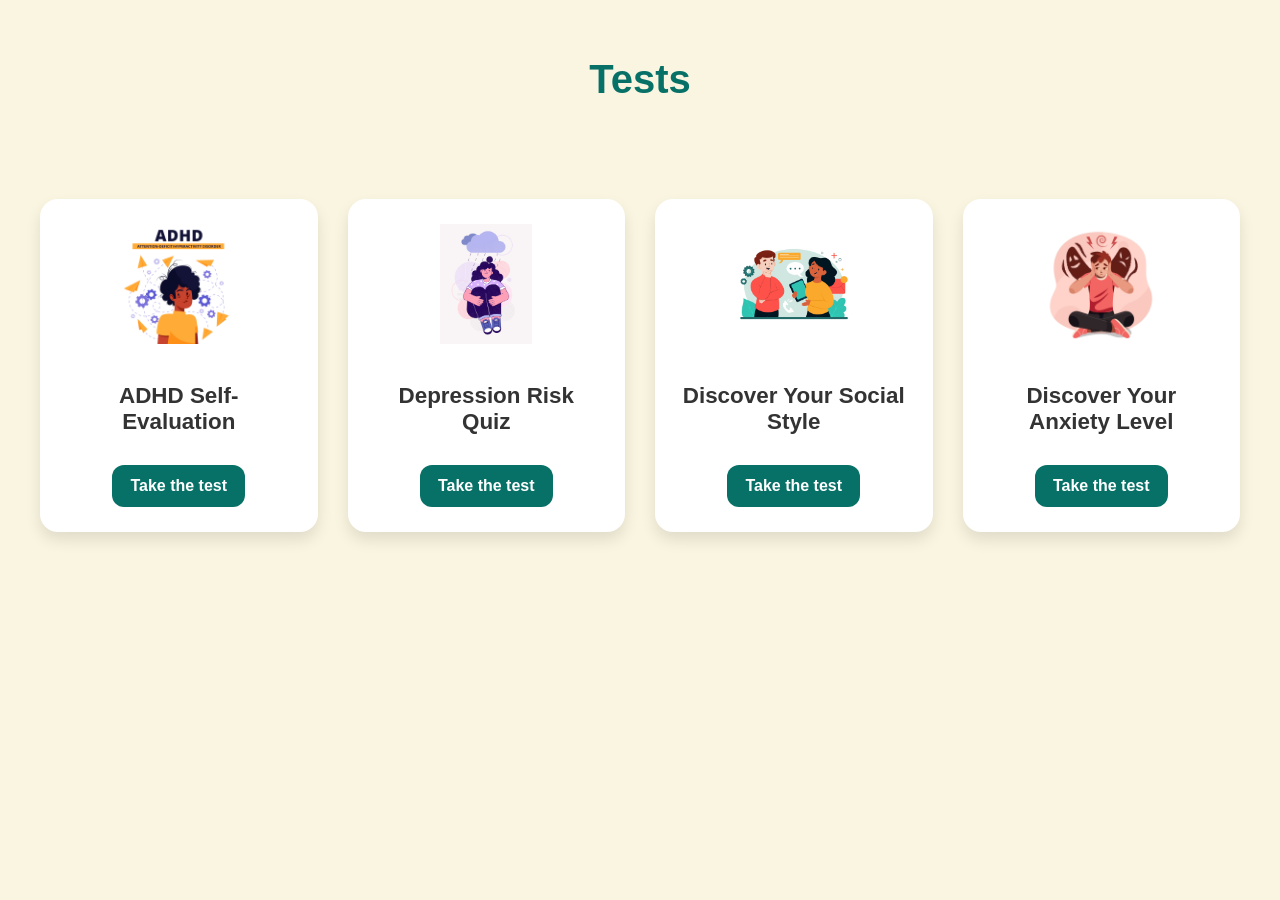
<file: index.html>
<!DOCTYPE html>
<html lang="en">
<head>
  <meta charset="UTF-8">
  <meta name="viewport" content="width=device-width, initial-scale=1.0">
  <title>Tests</title>
  <style>
    body {
      font-family: 'Segoe UI', Tahoma, Geneva, Verdana, sans-serif;
      margin: 0;
      padding: 0;
      background: #FAF5E0; /* Light cream */
      color: #333;
    }

    h1 {
      text-align: center;
      padding: 30px;
      font-size: 2.5rem;
      color: #087167; /* Teal color */
      font-weight: bold;
    }

    .test-container {
      display: grid;
      grid-template-columns: repeat(auto-fit, minmax(250px, 1fr));
      gap: 30px;
      padding: 40px;
    }

    .test-card {
      background: #fff;
      border-radius: 18px;
      padding: 25px;
      box-shadow: 0 8px 15px rgba(0, 0, 0, 0.1);
      text-align: center;
      transition: transform 0.3s, box-shadow 0.3s ease;
    }

    .test-card:hover {
      transform: scale(1.05);
      box-shadow: 0 12px 20px rgba(0, 0, 0, 0.2);
    }

    .test-card img {
      width: 120px;
      height: 120px;
      object-fit: contain;
      margin-bottom: 20px;
    }

    .test-title {
      font-size: 1.4rem;
      font-weight: bold;
      margin: 15px 0;
      color: #333;
    }

    .test-link {
      display: inline-block;
      padding: 12px 18px;
      background-color: #087167; /* Teal */
      color: white;
      border-radius: 12px;
      text-decoration: none;
      margin-top: 15px;
      font-weight: bold;
      transition: background-color 0.3s ease;
    }

    .test-link:hover {
      background-color: #E68B67; /* Salmon */
    }

    /* Responsive Design */
    @media (max-width: 768px) {
      .test-container {
        padding: 20px;
      }
    }

    @media (max-width: 480px) {
      h1 {
        font-size: 2rem;
      }
    }
  </style>
</head>
<body>
  <h1>Tests</h1>
  <div class="test-container">
    <div class="test-card">
      <img src="adhd.png" alt="ADHD">
      <div class="test-title">ADHD Self-Evaluation</div>
      <a href="adhd.html" class="test-link">Take the test</a>
    </div>
    <div class="test-card">
      <img src="depression.png" alt="Depression">
      <div class="test-title">Depression Risk Quiz</div>
      <a href="depression.html" class="test-link">Take the test</a>
    </div>
    <div class="test-card">
      <img src="social.png" alt="Social Style">
      <div class="test-title">Discover Your Social Style</div>
      <a href="social.html" class="test-link">Take the test</a>
    </div>
    <div class="test-card">
      <img src="anxiety.png" alt="Anxiety">
      <div class="test-title">Discover Your Anxiety Level</div>
      <a href="anxiety.html" class="test-link">Take the test</a>
    </div>
  </div>
</body>
</html>
</file>
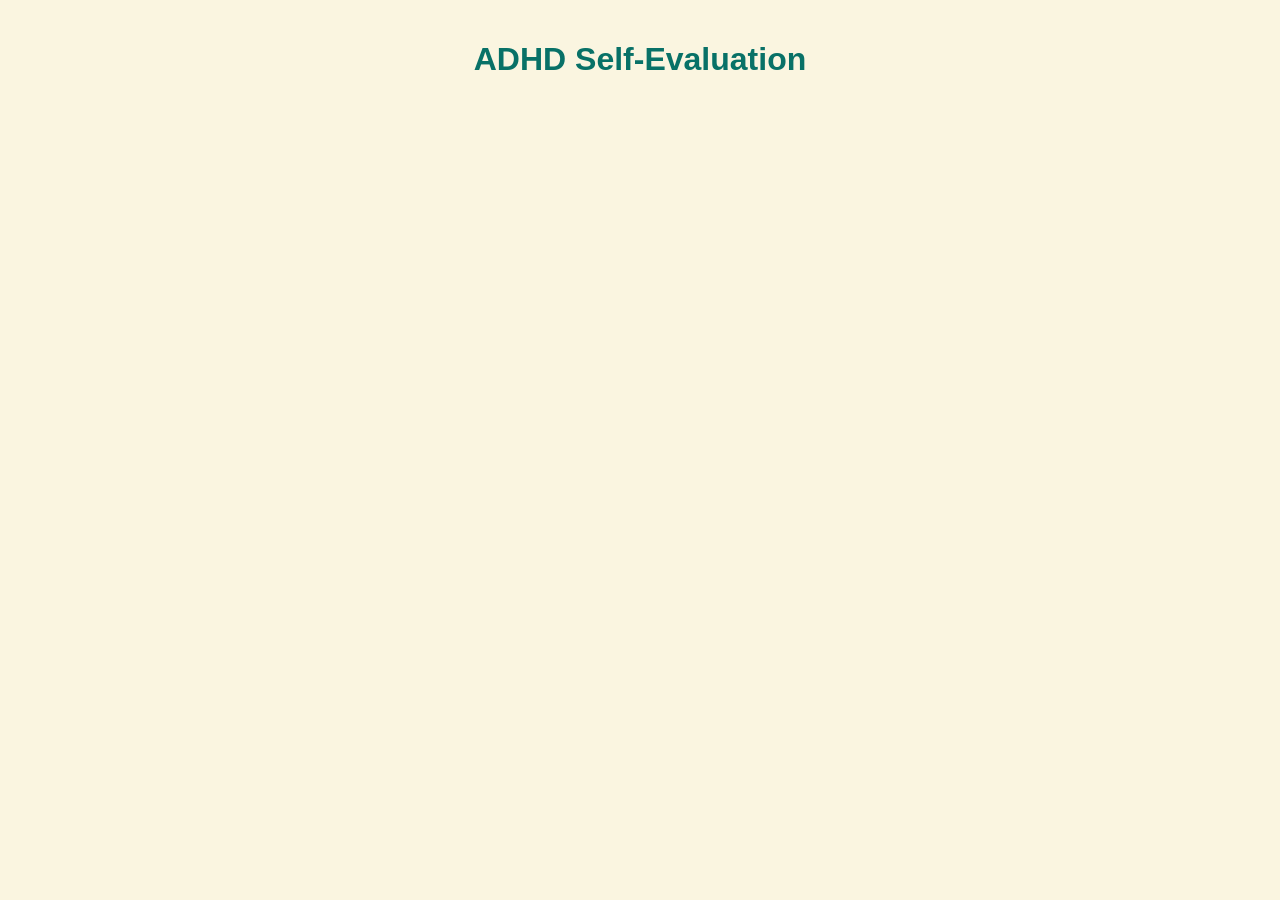
<file: adhd.html>
<!DOCTYPE html>
<html lang="en">
<head>
  <meta charset="UTF-8">
  <meta name="viewport" content="width=device-width, initial-scale=1">
  <title>ADHD Self-Evaluation</title>
  <style>
    body {
      font-family: Arial, sans-serif;
      background: #FAF5E0;
      margin: 0;
      padding: 20px;
      color: #087167;
    }
    h1 { text-align: center; color: #087167; }
    .card {
      background: #ffffff;
      border-radius: 15px;
      padding: 25px;
      max-width: 600px;
      margin: 20px auto;
      box-shadow: 0 4px 12px rgba(0, 0, 0, 0.1);
      display: none;
      flex-direction: column;
      align-items: center;
    }
    .card.active { display: flex; }
    .question { font-size: 18px; font-weight: bold; margin-bottom: 20px; text-align: center; }
    .options { display: flex; flex-direction: column; width: 100%; }
    .options label {
      background: #f0f0f0;
      color: #087167;
      border: 2px solid transparent;
      border-radius: 8px;
      padding: 12px;
      margin: 6px 0;
      cursor: pointer;
      transition: 0.3s ease;
      text-align: center;
    }
    .options input[type="radio"] { display: none; }
    .options input[type="radio"]:checked + label {
      background: #E68B67;
      color: white;
      border-color: #c76d4f;
    }
    .next-btn {
      margin-top: 20px;
      padding: 12px 24px;
      background: #E68B67;
      color: white;
      font-size: 16px;
      border: none;
      border-radius: 10px;
      cursor: pointer;
      transition: background 0.3s;
    }
    .next-btn:hover { background: #c76d4f; }
    .result {
      background: #ffffff;
      border-radius: 15px;
      max-width: 600px;
      margin: 30px auto;
      padding: 25px;
      text-align: center;
      box-shadow: 0 4px 12px rgba(0,0,0,0.1);
      display: none;
    }
    .result h2 { color: #087167; }
    .tip { margin-top: 10px; font-style: italic; color: #333; }
    .suggestions { margin-top: 20px; text-align: left; }
    .suggestions h3 { color: #087167; margin-bottom: 10px; }
    .suggestions ul { list-style-type: disc; padding-left: 20px; color: #333; }
  </style>
</head>
<body>

<h1>ADHD Self-Evaluation</h1>

<form id="adhdForm">
  <div id="questionCards"></div>
  <div class="result" id="resultBox"></div>
</form>

<script>
  // Array to hold fetched questions
  let questions = [];
  // Current question index (start at 0)
  let currentQuestion = 0;
  // Total score of user
  let score = 0;

  // Function: Load questions from backend (get_questions.php)
  async function loadQuestions() {
    const res = await fetch("get_questions.php?test=ADHD"); // fetch questions in JSON
    questions = await res.json(); // parse response into array
    renderQuestions(); // render them on page
  }

  // Function: Render all question cards dynamically
  function renderQuestions() {
    const container = document.getElementById("questionCards"); // container div
    container.innerHTML = ""; // clear old content

    // Loop through all questions
    questions.forEach((q, idx) => {
      const card = document.createElement("div"); // create question card
      card.classList.add("card"); // add CSS class
      if (idx === 0) card.classList.add("active"); // show only first card at start

      // Insert question + 4 options + next button
      card.innerHTML = `
        <div class="question">Q${idx + 1}. ${q.question}</div>
        <div class="options">
          <input type="radio" id="q${idx}_0" name="q${idx}" value="0">
          <label for="q${idx}_0">${q.option1}</label>
          <input type="radio" id="q${idx}_1" name="q${idx}" value="1">
          <label for="q${idx}_1">${q.option2}</label>
          <input type="radio" id="q${idx}_2" name="q${idx}" value="2">
          <label for="q${idx}_2">${q.option3}</label>
          <input type="radio" id="q${idx}_3" name="q${idx}" value="3">
          <label for="q${idx}_3">${q.option4}</label>
        </div>
        <button class="next-btn" type="button" onclick="nextQuestion(${idx})">
          ${idx === questions.length - 1 ? 'Submit' : 'Next'}
        </button>
      `;
      container.appendChild(card); // add card to container
    });
  }

  // Function: Handle Next button click
  function nextQuestion(idx) {
    // Check if user selected an option
    const selected = document.querySelector(`input[name="q${idx}"]:checked`);
    if (!selected) {
      alert("Please select an option.");
      return;
    }

    // Add selected option value (0–3) to score
    score += parseInt(selected.value);

    // Hide current card
    const cards = document.querySelectorAll(".card");
    cards[idx].classList.remove("active");

    // Show next card OR final result
    if (idx + 1 < questions.length) {
      cards[idx + 1].classList.add("active");
    } else {
      showResult(); // last question → show result
    }
  }

  // Function: Show result after last question
  async function showResult() {
    // Decide level based on score
    let level = "";
    if (score <= 10) level = "low";
    else if (score <= 20) level = "moderate";
    else level = "high";

    // Fetch doctor tips + self-help suggestions from backend
    const res = await fetch(`get_guides.php?test=ADHD&level=${level}`);
    const guide = await res.json();

    // Show result inside resultBox
    const resultBox = document.getElementById("resultBox");
    resultBox.style.display = "block";
    resultBox.innerHTML = `
      <h2>Your Score: ${score}/${questions.length * 3}</h2>
      <p class="tip"><strong>Doctor Tip:</strong> ${guide.doctor_tip}</p>
      <div class="suggestions">
        <h3>Self-Help Suggestions</h3>
        ${guide.self_help_suggestions}
      </div>
    `;
  }

  // Load questions when page loads
  loadQuestions();
</script>

</body>
</html>
</file>
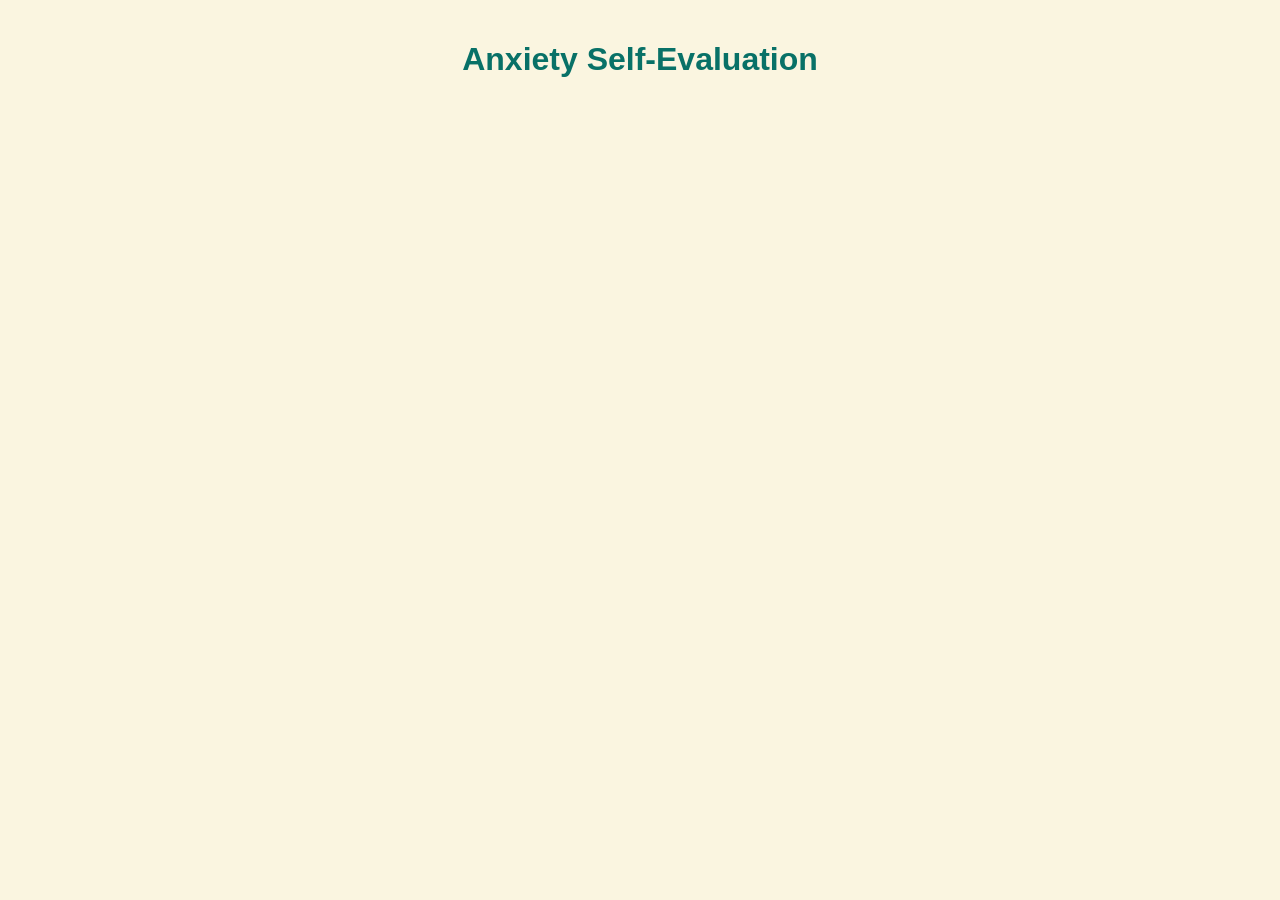
<file: anxiety.html>
<!DOCTYPE html>
<html lang="en">
<head>
  <meta charset="UTF-8" />
  <meta name="viewport" content="width=device-width, initial-scale=1" />
  <title>Anxiety Self-Evaluation</title>
  <style>
    body {
      font-family: Arial, sans-serif;
      background: #FAF5E0;
      margin: 0;
      padding: 20px;
      color: #087167;
    }
    h1 { text-align: center; color: #087167; }
    .card {
      background: #ffffff;
      border-radius: 15px;
      padding: 25px;
      max-width: 600px;
      margin: 20px auto;
      box-shadow: 0 4px 12px rgba(0, 0, 0, 0.1);
      display: none;
      flex-direction: column;
      align-items: center;
    }
    .card.active { display: flex; }
    .question { font-size: 18px; font-weight: bold; margin-bottom: 20px; text-align: center; }
    .options { display: flex; flex-direction: column; width: 100%; }
    .options label {
      background: #f0f0f0;
      color: #087167;
      border: 2px solid transparent;
      border-radius: 8px;
      padding: 12px;
      margin: 6px 0;
      cursor: pointer;
      transition: 0.3s ease;
      text-align: center;
    }
    .options input[type="radio"] { display: none; }
    .options input[type="radio"]:checked + label {
      background: #E68B67;
      color: white;
      border-color: #c76d4f;
    }
    .next-btn {
      margin-top: 20px;
      padding: 12px 24px;
      background: #E68B67;
      color: white;
      font-size: 16px;
      border: none;
      border-radius: 10px;
      cursor: pointer;
      transition: background 0.3s;
    }
    .next-btn:hover { background: #c76d4f; }
    .result {
      background: #ffffff;
      border-radius: 15px;
      max-width: 600px;
      margin: 30px auto;
      padding: 25px;
      text-align: center;
      box-shadow: 0 4px 12px rgba(0,0,0,0.1);
      display: none;
    }
    .result h2 { color: #087167; }
    .tip { margin-top: 10px; font-style: italic; color: #333; }
    .suggestions { margin-top: 20px; text-align: left; }
    .suggestions h3 { color: #087167; margin-bottom: 10px; }
    .suggestions ul { list-style-type: disc; padding-left: 20px; color: #333; }
  </style>
</head>
<body>

<h1>Anxiety Self-Evaluation</h1>

<form id="anxietyForm">
  <div id="questionCards"></div>
  <div class="result" id="resultBox"></div>
</form>

<script>
  let questions = [];
  let currentQuestion = 0;
  let score = 0;

  async function loadQuestions() {
    const res = await fetch("get_questions.php?test=Anxiety");
    questions = await res.json();
    renderQuestions();
  }

  function renderQuestions() {
    const container = document.getElementById("questionCards");
    container.innerHTML = "";
    questions.forEach((q, idx) => {
      const card = document.createElement("div");
      card.classList.add("card");
      if (idx === 0) card.classList.add("active");
      card.innerHTML = `
        <div class="question">Q${idx + 1}. ${q.question}</div>
        <div class="options">
          <input type="radio" id="q${idx}_0" name="q${idx}" value="0">
          <label for="q${idx}_0">${q.option1}</label>
          <input type="radio" id="q${idx}_1" name="q${idx}" value="1">
          <label for="q${idx}_1">${q.option2}</label>
          <input type="radio" id="q${idx}_2" name="q${idx}" value="2">
          <label for="q${idx}_2">${q.option3}</label>
          <input type="radio" id="q${idx}_3" name="q${idx}" value="3">
          <label for="q${idx}_3">${q.option4}</label>
        </div>
        <button class="next-btn" type="button" onclick="nextQuestion(${idx})">
          ${idx === questions.length - 1 ? 'Submit' : 'Next'}
        </button>
      `;
      container.appendChild(card);
    });
  }

  function nextQuestion(idx) {
    const selected = document.querySelector(`input[name="q${idx}"]:checked`);
    if (!selected) {
      alert("Please select an option.");
      return;
    }
    score += parseInt(selected.value);

    const cards = document.querySelectorAll(".card");
    cards[idx].classList.remove("active");

    if (idx + 1 < questions.length) {
      cards[idx + 1].classList.add("active");
    } else {
      showResult();
    }
  }

  async function showResult() {
    let level = "";
    if (score <= 10) level = "low";
    else if (score <= 20) level = "moderate";
    else level = "high";

    const res = await fetch(`get_guides.php?test=Anxiety&level=${level}`);
    const guide = await res.json();

    const resultBox = document.getElementById("resultBox");
    resultBox.style.display = "block";
    resultBox.innerHTML = `
      <h2>Your Score: ${score}/${questions.length * 3}</h2>
      <p class="tip"><strong>Doctor Tip:</strong> ${guide.doctor_tip}</p>
      <div class="suggestions">
        <h3>Self-Help Suggestions</h3>
        ${guide.self_help_suggestions}
      </div>
    `;
  }

  loadQuestions();
</script>

</body>
</html>
</file>
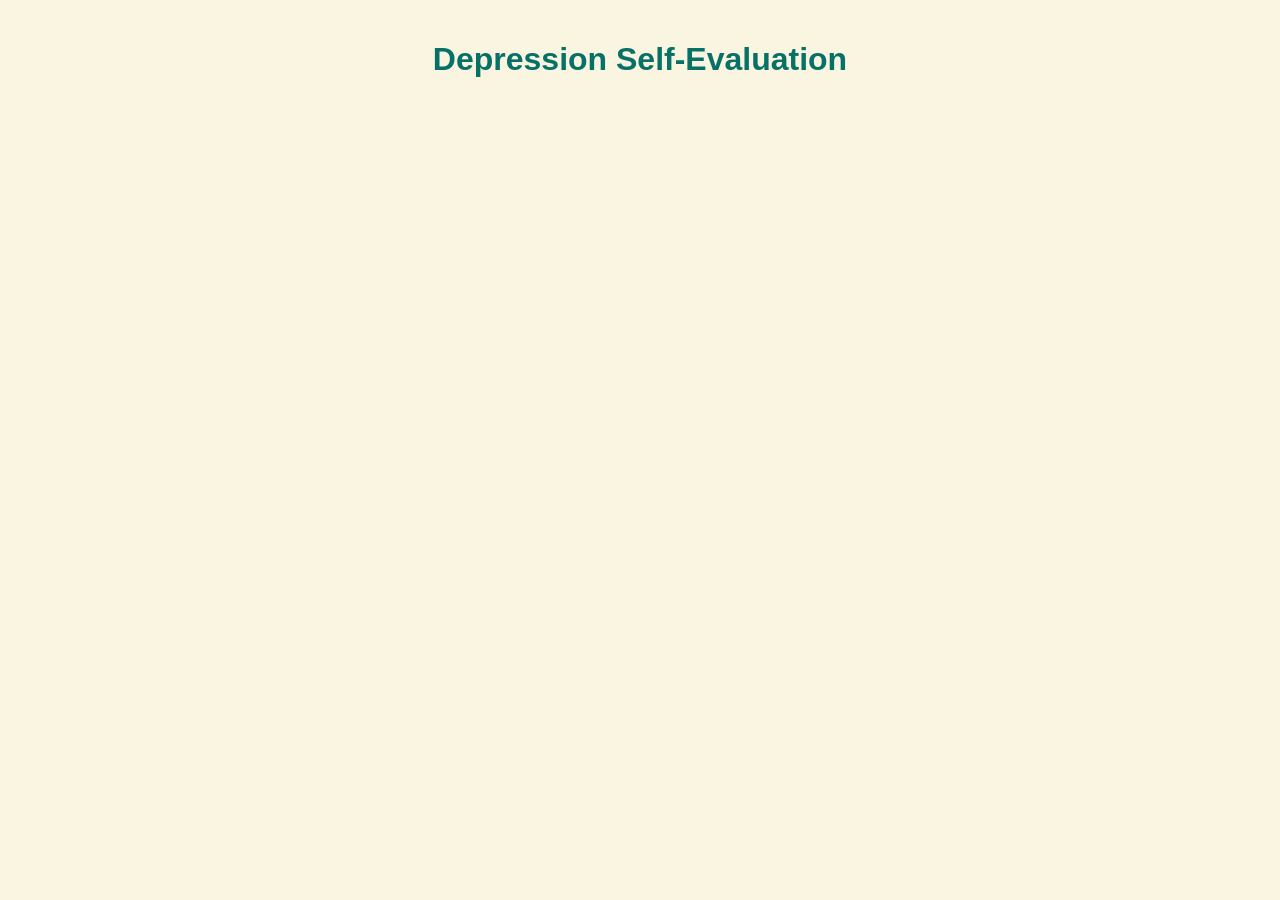
<file: depression.html>
<!DOCTYPE html>
<html lang="en">
<head>
  <meta charset="UTF-8" />
  <meta name="viewport" content="width=device-width, initial-scale=1" />
  <title>Depression Self-Evaluation</title>
  <style>
    body {
      font-family: Arial, sans-serif;
      background: #FAF5E0;
      margin: 0;
      padding: 20px;
      color: #087167;
    }
    h1 { text-align: center; color: #087167; }
    .card {
      background: #ffffff;
      border-radius: 15px;
      padding: 25px;
      max-width: 600px;
      margin: 20px auto;
      box-shadow: 0 4px 12px rgba(0, 0, 0, 0.1);
      display: none;
      flex-direction: column;
      align-items: center;
    }
    .card.active { display: flex; }
    .question { font-size: 18px; font-weight: bold; margin-bottom: 20px; text-align: center; }
    .options { display: flex; flex-direction: column; width: 100%; }
    .options label {
      background: #f0f0f0;
      color: #087167;
      border: 2px solid transparent;
      border-radius: 8px;
      padding: 12px;
      margin: 6px 0;
      cursor: pointer;
      transition: 0.3s ease;
      text-align: center;
    }
    .options input[type="radio"] { display: none; }
    .options input[type="radio"]:checked + label {
      background: #E68B67;
      color: white;
      border-color: #c76d4f;
    }
    .next-btn {
      margin-top: 20px;
      padding: 12px 24px;
      background: #E68B67;
      color: white;
      font-size: 16px;
      border: none;
      border-radius: 10px;
      cursor: pointer;
      transition: background 0.3s;
    }
    .next-btn:hover { background: #c76d4f; }
    .result {
      background: #ffffff;
      border-radius: 15px;
      max-width: 600px;
      margin: 30px auto;
      padding: 25px;
      text-align: center;
      box-shadow: 0 4px 12px rgba(0,0,0,0.1);
      display: none;
    }
    .result h2 { color: #087167; }
    .tip { margin-top: 10px; font-style: italic; color: #333; }
    .suggestions { margin-top: 20px; text-align: left; }
    .suggestions h3 { color: #087167; margin-bottom: 10px; }
    .suggestions ul { list-style-type: disc; padding-left: 20px; color: #333; }
  </style>
</head>
<body>

<h1>Depression Self-Evaluation</h1>

<form id="depressionForm">
  <div id="questionCards"></div>
  <div class="result" id="resultBox"></div>
</form>

<script>
  let questions = [];
  let currentQuestion = 0;
  let score = 0;

  async function loadQuestions() {
    const res = await fetch("get_questions.php?test=Depression");
    questions = await res.json();
    renderQuestions();
  }

  function renderQuestions() {
    const container = document.getElementById("questionCards");
    container.innerHTML = "";
    questions.forEach((q, idx) => {
      const card = document.createElement("div");
      card.classList.add("card");
      if (idx === 0) card.classList.add("active");
      card.innerHTML = `
        <div class="question">Q${idx + 1}. ${q.question}</div>
        <div class="options">
          <input type="radio" id="q${idx}_0" name="q${idx}" value="0">
          <label for="q${idx}_0">${q.option1}</label>
          <input type="radio" id="q${idx}_1" name="q${idx}" value="1">
          <label for="q${idx}_1">${q.option2}</label>
          <input type="radio" id="q${idx}_2" name="q${idx}" value="2">
          <label for="q${idx}_2">${q.option3}</label>
          <input type="radio" id="q${idx}_3" name="q${idx}" value="3">
          <label for="q${idx}_3">${q.option4}</label>
        </div>
        <button class="next-btn" type="button" onclick="nextQuestion(${idx})">
          ${idx === questions.length - 1 ? 'Submit' : 'Next'}
        </button>
      `;
      container.appendChild(card);
    });
  }

  function nextQuestion(idx) {
    const selected = document.querySelector(`input[name="q${idx}"]:checked`);
    if (!selected) {
      alert("Please select an option.");
      return;
    }
    score += parseInt(selected.value);

    const cards = document.querySelectorAll(".card");
    cards[idx].classList.remove("active");

    if (idx + 1 < questions.length) {
      cards[idx + 1].classList.add("active");
    } else {
      showResult();
    }
  }

  async function showResult() {
    let level = "";
    if (score <= 10) level = "low";
    else if (score <= 20) level = "moderate";
    else level = "high";

    const res = await fetch(`get_guides.php?test=Depression&level=${level}`);
    const guide = await res.json();

    const resultBox = document.getElementById("resultBox");
    resultBox.style.display = "block";
    resultBox.innerHTML = `
      <h2>Your Score: ${score}/${questions.length * 3}</h2>
      <p class="tip"><strong>Doctor Tip:</strong> ${guide.doctor_tip}</p>
      <div class="suggestions">
        <h3>Self-Help Suggestions</h3>
        ${guide.self_help_suggestions}
      </div>
    `;
  }

  loadQuestions();
</script>

</body>
</html>
</file>
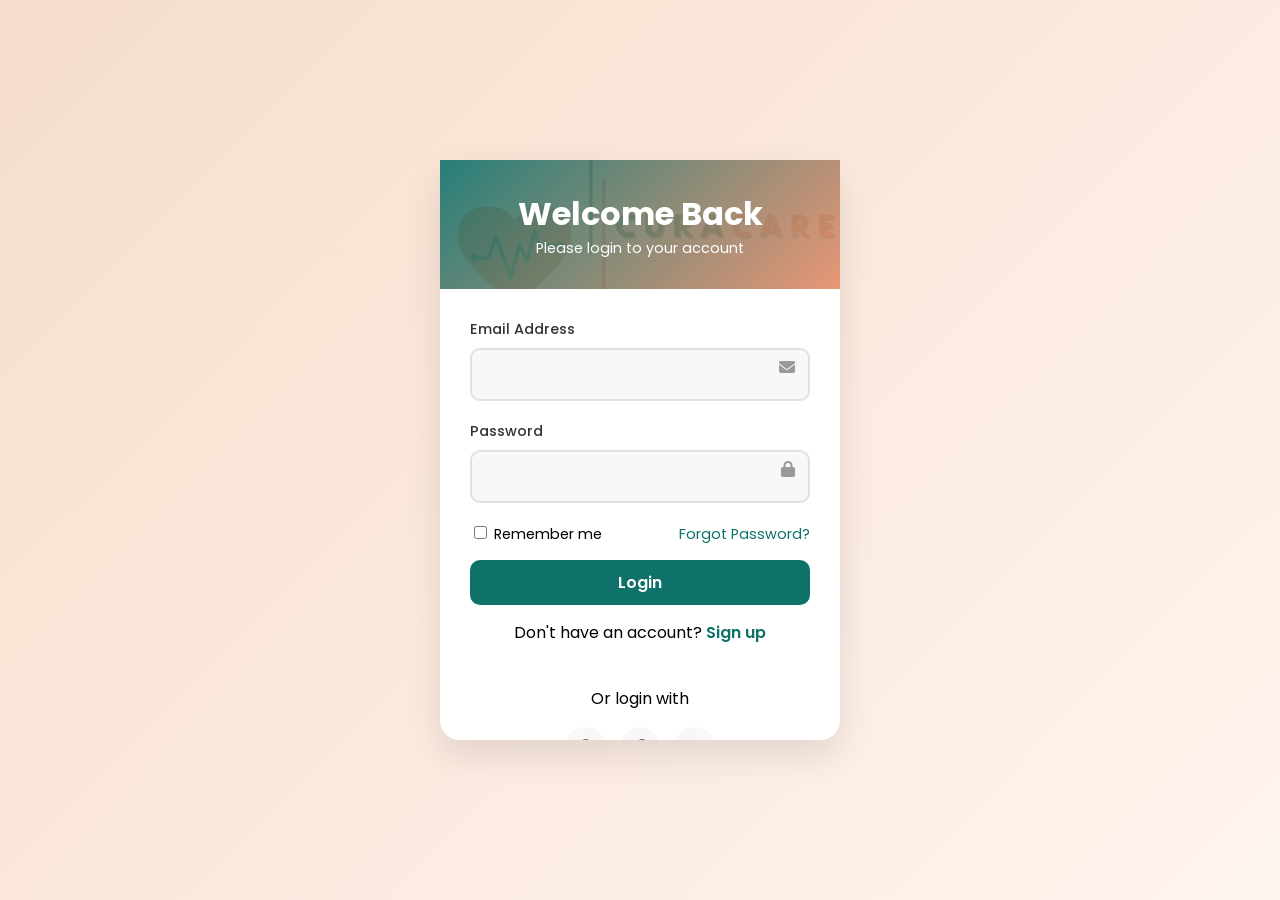
<file: login.html>
<!DOCTYPE html>
<html lang="en">
<head>
  <meta charset="UTF-8" />
  <meta name="viewport" content="width=device-width, initial-scale=1.0"/>
  <title>Login & Signup - Curacare</title>

  <!-- Google Fonts -->
  <link href="https://fonts.googleapis.com/css2?family=Poppins:wght@300;400;500;600;700&display=swap" rel="stylesheet">

  <!-- Font Awesome Icons -->
  <link rel="stylesheet" href="https://cdnjs.cloudflare.com/ajax/libs/font-awesome/6.4.0/css/all.min.css">

  <!-- Internal CSS -->
  <style>
    /* Define color variables for consistent theme */
    :root {
      --primary: #E68B67;
      --secondary: #f6ddcb;
      --accent: #0e716a;
      --white: #ffffff;
      --text-dark: #333333;
      --text-light: #666666;
    }

    /* Reset and base styles */
    * {
      box-sizing: border-box;
      font-family: 'Poppins', sans-serif;
    }
    

    body {
      background: linear-gradient(135deg, var(--secondary), #fff5ef);
      display: flex;
      justify-content: center;
      align-items: center;
      height: 100vh;
      margin: 0;
    }

    /* Container for flipping effect */
    .flip-container {
      perspective: 1000px;
      width: 100%;
      max-width: 400px;
      height: 580px;
      position: relative;
    }

    /* Hide the checkbox used for flip toggle */
    input[type="checkbox"]#flip-toggle {
      display: none;
    }

    /* Card holding both login and signup forms */
    .card {
      width: 100%;
      height: 100%;
      position: relative;
      transition: transform 0.8s;
      transform-style: preserve-3d;
    }

    /* Flip the card when checkbox is checked */
    #flip-toggle:checked ~ .card {
      transform: rotateY(180deg);
    }

    /* Common form box styling */
    .form-box {
      background: var(--white);
      border-radius: 20px;
      box-shadow: 0 15px 35px rgba(0, 0, 0, 0.1);
      position: absolute;
      width: 100%;
      height: 100%;
      backface-visibility: hidden;
      top: 0;
      left: 0;
      display: flex;
      flex-direction: column;
    }

    /* Header styling for both forms */
    .form-header {
      background: linear-gradient(135deg, var(--accent), var(--primary));
      padding: 30px 20px;
      text-align: center;
      position: relative;
    }

    /* Optional background image with transparency */
    .form-header::before {
      content: '';
      position: absolute;
      inset: 0;
      background: url('Mainlogo3.jpg') center/cover;
      opacity: 0.1;
    }

    .form-header h1,
    .form-header p {
      position: relative;
      z-index: 1;
      color: white;
      margin: 0;
    }

    .form-header p {
      font-size: 0.9rem;
    }

    /* Main body of the form */
    .form-body {
      padding: 30px;
      display: flex;
      flex-direction: column;
      flex: 1;
      justify-content: flex-start;
      overflow-y: auto;
    }

    /* Individual input groups */
    .form-group {
      margin-bottom: 20px;
      position: relative;
    }

    .form-group label {
      font-size: 0.9rem;
      font-weight: 500;
      margin-bottom: 8px;
      display: block;
      color: var(--text-dark);
    }

    .form-group input {
      width: 100%;
      padding: 12px 15px;
      border: 2px solid #e1e1e1;
      border-radius: 10px;
      font-size: 1rem;
      background: #f8f8f8;
    }

    /* Icon inside input */
    .form-group i {
      position: absolute;
      top: 40px;
      right: 15px;
      color: #999;
    }

    .form-group input:focus {
      outline: none;
      background: white;
      border-color: var(--accent);
      box-shadow: 0 0 0 3px rgba(14, 113, 106, 0.1);
    }

    /* Remember me and forgot password links */
    .remember-forgot,
    .form-footer {
      font-size: 0.9rem;
      display: flex;
      justify-content: space-between;
      align-items: center;
    }

    .remember-forgot a {
      color: var(--accent);
      text-decoration: none;
    }

    /* Submit button */
    .btn {
      background: var(--accent);
      color: white;
      border: none;
      padding: 10px 0;
      width: 100%;
      border-radius: 10px;
      font-size: 1rem;
      font-weight: 600;
      cursor: pointer;
      margin-top: 15px;
      text-align: center;
      transition: background 0.3s;
      display: block;
    }

    .btn:hover {
      background: var(--primary);
    }

    /* Toggle link to switch forms */
    .signup-toggle {
      text-align: center;
      margin-top: 15px;
    }

    .signup-toggle label {
      color: var(--accent);
      text-decoration: none;
      font-weight: 600;
      cursor: pointer;
    }

    /* Back side of the card (Signup) */
    .signup-box {
      transform: rotateY(180deg);
    }

    /* Social login section */
    .social-login {
      margin-top: 25px;
      text-align: center;
    }

    .social-icons {
      display: flex;
      justify-content: center;
      gap: 15px;
      margin-top: 15px;
    }

    .social-icon {
      background: #f8f8f8;
      color: var(--text-light);
      width: 40px;
      height: 40px;
      display: flex;
      align-items: center;
      justify-content: center;
      border-radius: 50%;
      transition: 0.3s;
    }

    .social-icon:hover {
      background: var(--accent);
      color: white;
      transform: translateY(-3px);
    }

    /* Responsive styles for mobile */
    @media (max-width: 480px) {
      .form-header h1 {
        font-size: 1.5rem;
      }
      .form-body {
        padding: 20px;
      }
    }
  </style>
</head>
<body>

  <!-- Flip container holding the checkbox and card -->
  <div class="flip-container">
    <input type="checkbox" id="flip-toggle" hidden />

    <!-- Card contains both Login and Signup forms -->
    <div class="card">

      <!-- 🔐 Login Form -->
      <div class="form-box login-box">
        <div class="form-header">
          <h1>Welcome Back</h1>
          <p>Please login to your account</p>
        </div>
        <div class="form-body">
          <form action="login.php" method="POST">
            
            <!-- Email input -->
            <div class="form-group">
              <label>Email Address</label>
              <input type="email" name="email" required>
              <i class="fas fa-envelope"></i>
            </div>

            <!-- Password input -->
            <div class="form-group">
              <label>Password</label>
              <input type="password" name="password" required maxlength="8">
              <i class="fas fa-lock"></i>
            </div>

            <!-- Remember me and forgot password -->
            <div class="remember-forgot">
              <label><input type="checkbox" name="remember"> Remember me</label>
              <a href="#">Forgot Password?</a>
            </div>

            <!-- Submit button -->
            <button class="btn" type="submit">Login</button>
          </form>

          <!-- Link to Signup -->
          <div class="signup-toggle">
            Don't have an account?
            <label for="flip-toggle">Sign up</label>
          </div>

          <!-- Social media login options -->
          <div class="social-login">
            <p>Or login with</p>
            <div class="social-icons">
              <a href="#" class="social-icon"><i class="fab fa-google"></i></a>
              <a href="#" class="social-icon"><i class="fab fa-facebook-f"></i></a>
              <a href="#" class="social-icon"><i class="fab fa-twitter"></i></a>
            </div>
          </div>
        </div>
      </div>

      <!-- 📝 Signup Form -->
      <div class="form-box signup-box">
        <div class="form-header">
          <h1>Create Account</h1>
          <p>Join Curacare Health Solutions</p>
        </div>
        <div class="form-body">
          <form action="signup.php" method="POST">
          
            <!-- Full name -->
            <div class="form-group">
              <label>Full Name</label>
              <input type="text" name="full_name" required>
              <i class="fas fa-user"></i>
            </div>

            <!-- Email -->
            <div class="form-group">
              <label>Email Address</label>
              <input type="email" name="email" required>
              <i class="fas fa-envelope"></i>
            </div>

            <!-- Phone -->
            <div class="form-group">
              <label>Phone Number</label>
              <input type="tel" name="phone" required>
              <i class="fas fa-phone"></i>
            </div>

            <!-- Password -->
            <div class="form-group">
              <label>Password</label>
              <input type="password" name="password" required maxlength="8">
              <i class="fas fa-lock"></i>
            </div>

            <!-- Submit -->
            <button class="btn" type="submit">Sign Up</button>
          </form>

          <!-- Link to Login -->
          <div class="signup-toggle">
            Already have an account?
            <label for="flip-toggle">Login</label>
          </div>
        </div>
      </div>

    </div> <!-- End of card -->
  </div> <!-- End of flip-container -->

</body>
</html>
</file>
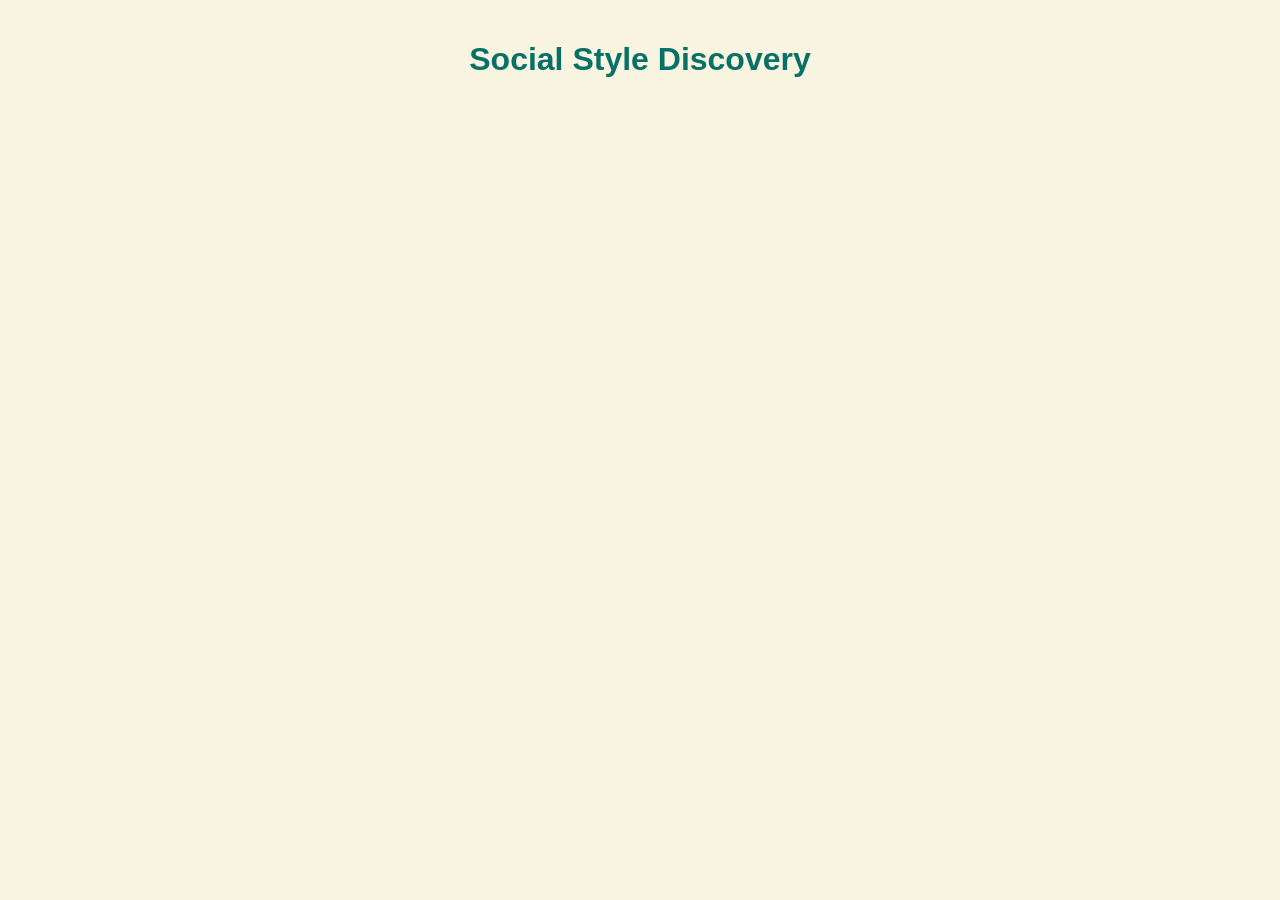
<file: social.html>
<!DOCTYPE html>
<html lang="en">
<head>
  <meta charset="UTF-8" />
  <meta name="viewport" content="width=device-width, initial-scale=1" />
  <title>Social Style Discovery</title>
  <style>
    body {
      font-family: Arial, sans-serif;
      background: #FAF5E0;
      margin: 0;
      padding: 20px;
      color: #087167;
    }
    h1 { text-align: center; color: #087167; }
    .card {
      background: #ffffff;
      border-radius: 15px;
      padding: 25px;
      max-width: 600px;
      margin: 20px auto;
      box-shadow: 0 4px 12px rgba(0, 0, 0, 0.1);
      display: none;
      flex-direction: column;
      align-items: center;
    }
    .card.active { display: flex; }
    .question { font-size: 18px; font-weight: bold; margin-bottom: 20px; text-align: center; }
    .options { display: flex; flex-direction: column; width: 100%; }
    .options label {
      background: #f0f0f0;
      color: #087167;
      border: 2px solid transparent;
      border-radius: 8px;
      padding: 12px;
      margin: 6px 0;
      cursor: pointer;
      transition: 0.3s ease;
      text-align: center;
    }
    .options input[type="radio"] { display: none; }
    .options input[type="radio"]:checked + label {
      background: #E68B67;
      color: white;
      border-color: #c76d4f;
    }
    .next-btn {
      margin-top: 20px;
      padding: 12px 24px;
      background: #E68B67;
      color: white;
      font-size: 16px;
      border: none;
      border-radius: 10px;
      cursor: pointer;
      transition: background 0.3s;
    }
    .next-btn:hover { background: #c76d4f; }
    .result {
      background: #ffffff;
      border-radius: 15px;
      max-width: 600px;
      margin: 30px auto;
      padding: 25px;
      text-align: center;
      box-shadow: 0 4px 12px rgba(0,0,0,0.1);
      display: none;
    }
    .result h2 { color: #087167; }
    .tip { margin-top: 10px; font-style: italic; color: #333; }
    .suggestions { margin-top: 20px; text-align: left; }
    .suggestions h3 { color: #087167; margin-bottom: 10px; }
    .suggestions ul { list-style-type: disc; padding-left: 20px; color: #333; }
  </style>
</head>
<body>

<h1>Social Style Discovery</h1>

<form id="socialForm">
  <div id="questionCards"></div>
  <div class="result" id="resultBox"></div>
</form>

<script>
  let questions = [];
  let currentQuestion = 0;
  let score = 0;

  async function loadQuestions() {
    const res = await fetch("get_questions.php?test=Social");
    questions = await res.json();
    renderQuestions();
  }

  function renderQuestions() {
    const container = document.getElementById("questionCards");
    container.innerHTML = "";
    questions.forEach((q, idx) => {
      const card = document.createElement("div");
      card.classList.add("card");
      if (idx === 0) card.classList.add("active");
      card.innerHTML = `
        <div class="question">Q${idx + 1}. ${q.question}</div>
        <div class="options">
          <input type="radio" id="q${idx}_0" name="q${idx}" value="0">
          <label for="q${idx}_0">${q.option1}</label>
          <input type="radio" id="q${idx}_1" name="q${idx}" value="1">
          <label for="q${idx}_1">${q.option2}</label>
          <input type="radio" id="q${idx}_2" name="q${idx}" value="2">
          <label for="q${idx}_2">${q.option3}</label>
          <input type="radio" id="q${idx}_3" name="q${idx}" value="3">
          <label for="q${idx}_3">${q.option4}</label>
        </div>
        <button class="next-btn" type="button" onclick="nextQuestion(${idx})">
          ${idx === questions.length - 1 ? 'Submit' : 'Next'}
        </button>
      `;
      container.appendChild(card);
    });
  }

  function nextQuestion(idx) {
    const selected = document.querySelector(`input[name="q${idx}"]:checked`);
    if (!selected) {
      alert("Please select an option.");
      return;
    }
    score += parseInt(selected.value);

    const cards = document.querySelectorAll(".card");
    cards[idx].classList.remove("active");

    if (idx + 1 < questions.length) {
      cards[idx + 1].classList.add("active");
    } else {
      showResult();
    }
  }

  async function showResult() {
    let level = "";
    if (score <= 10) level = "low";       // Introverted style
    else if (score <= 20) level = "moderate"; // Balanced style
    else level = "high";                  // Extroverted style

    const res = await fetch(`get_guides.php?test=Social&level=${level}`);
    const guide = await res.json();

    const resultBox = document.getElementById("resultBox");
    resultBox.style.display = "block";
    resultBox.innerHTML = `
      <h2>Your Score: ${score}/${questions.length * 3}</h2>
      <p class="tip"><strong>Doctor Tip:</strong> ${guide.doctor_tip}</p>
      <div class="suggestions">
        <h3>Self-Help Suggestions</h3>
        ${guide.self_help_suggestions}
      </div>
    `;
  }

  loadQuestions();
</script>

</body>
</html>
</file>
